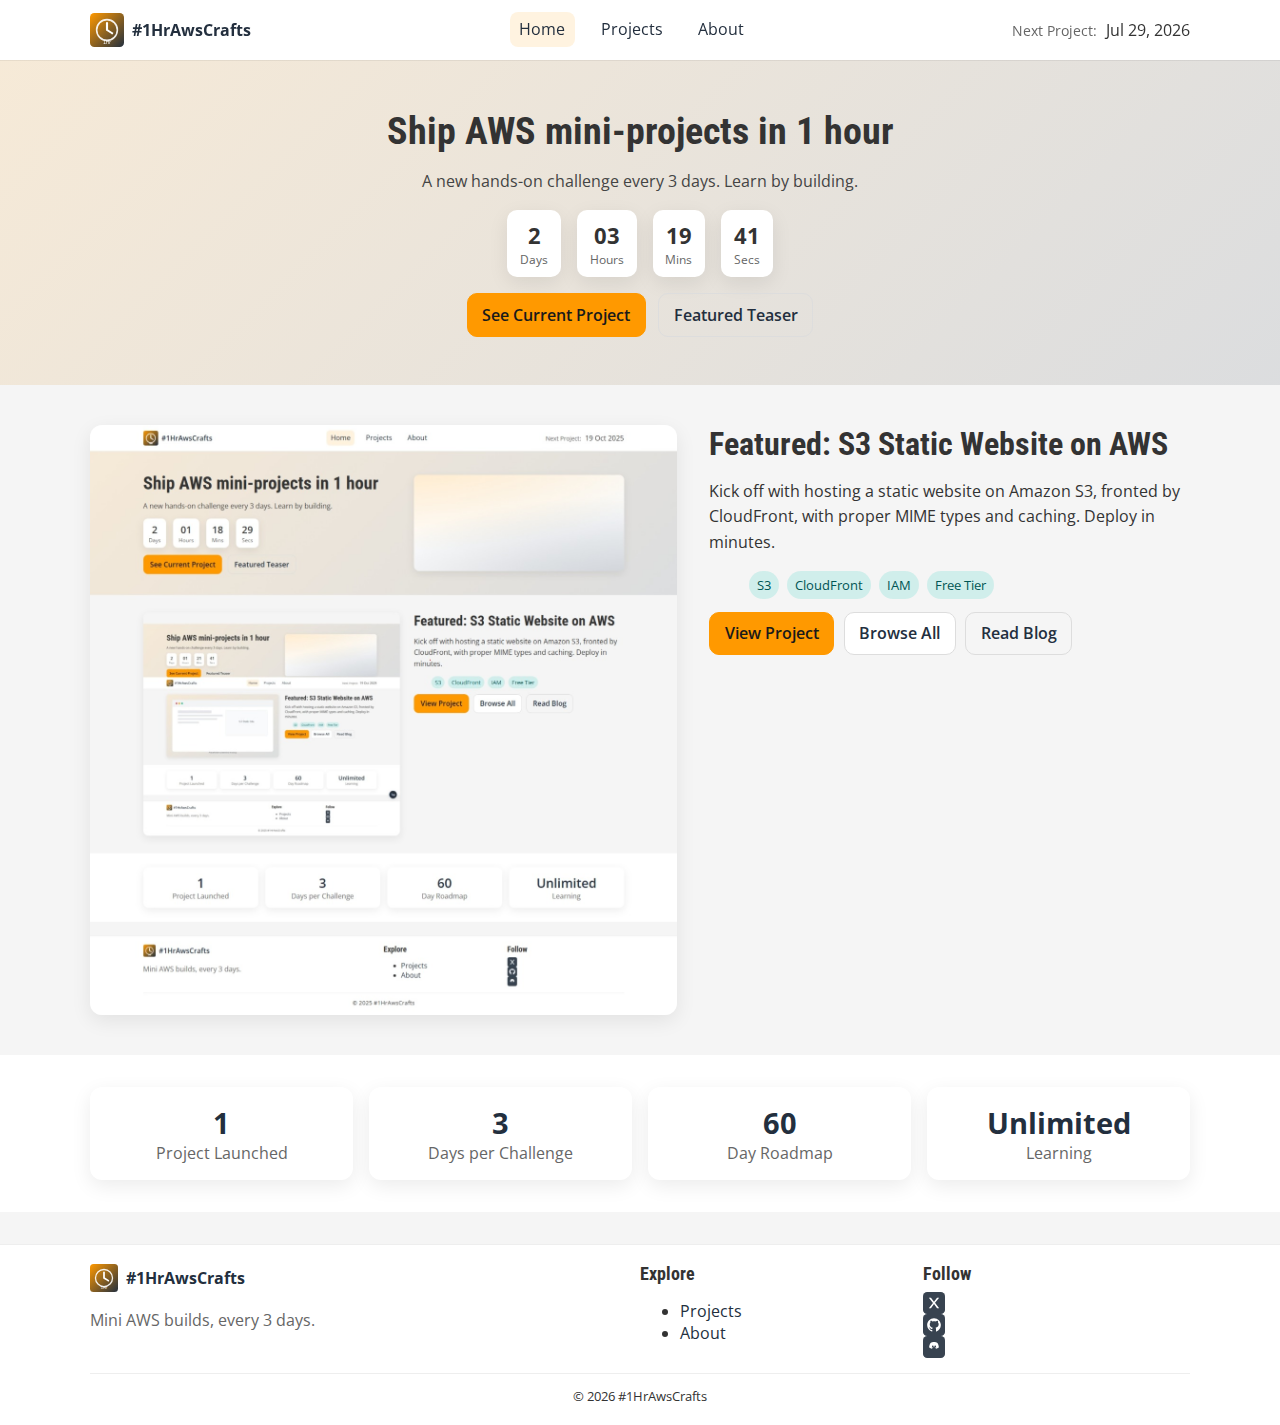
<file: Static website/index.html>
﻿<!DOCTYPE html>
<html lang="en">
<head>
  <meta charset="UTF-8" />
  <meta name="viewport" content="width=device-width, initial-scale=1" />
  <title>#1HrAwsCrafts - Build AWS skills in 1 hour</title>
  <meta name="description" content="#1HrAwsCrafts is a community-driven, one-hour AWS build challenge series. New mini-project every 3 days - join, learn, and ship!" />
  <link rel="canonical" href="index.html" />

  <!-- Open Graph -->
  <meta property="og:title" content="#1HrAwsCrafts - Build AWS skills in 1 hour" />
  <meta property="og:description" content="New one-hour AWS mini-project every 3 days. Learn by shipping." />
  <meta property="og:type" content="website" />
  <meta property="og:url" content="index.html" />
  <meta property="og:image" content="images/social/og-default.svg" />

  <!-- Twitter -->
  <meta name="twitter:card" content="summary_large_image" />
  <meta name="twitter:title" content="#1HrAwsCrafts - Build AWS skills in 1 hour" />
  <meta name="twitter:description" content="New one-hour AWS mini-project every 3 days. Learn by shipping." />
  <meta name="twitter:image" content="images/social/og-default.svg" />

  <link rel="icon" href="favicon.ico" />

  <!-- Fonts -->
  <link rel="preconnect" href="https://fonts.googleapis.com">
  <link rel="preconnect" href="https://fonts.gstatic.com" crossorigin>
  <link href="https://fonts.googleapis.com/css2?family=Open+Sans:wght@400;600&family=Roboto+Condensed:wght@600;700&display=swap" rel="stylesheet">

  <link rel="stylesheet" href="css/styles.css" />
</head>
<body data-page="home">
  <header class="site-header">
    <div class="container nav">
      <a class="logo" href="index.html" aria-label="Home">
        <img src="images/logo.svg" alt="#1HrAwsCrafts logo" />
        <span>#1HrAwsCrafts</span>
      </a>
      <nav class="main-nav" aria-label="Primary">
        <button class="nav-toggle" aria-expanded="false" aria-controls="nav-menu">Menu</button>
        <ul id="nav-menu">
          <li><a class="active" href="index.html">Home</a></li>
          <li><a href="projects.html">Projects</a></li>
          <li><a href="about.html">About</a></li>
        </ul>
      </nav>
      <div class="nav-meta">
        <div class="next-project">
          <span class="label">Next Project:</span>
          <span id="nextProjectDate">Calculating...</span>
        </div>
      </div>
    </div>
  </header>

  <main>
    <!-- Hero -->
    <section class="hero">
      <div class="container hero-inner">
        <div class="hero-content">
          <h1>Ship AWS mini-projects in 1 hour</h1>
          <p class="tagline">A new hands-on challenge every 3 days. Learn by building.</p>
          <div class="countdown" aria-live="polite">
            <div><span id="cd-days">0</span><small>Days</small></div>
            <div><span id="cd-hours">00</span><small>Hours</small></div>
            <div><span id="cd-mins">00</span><small>Mins</small></div>
            <div><span id="cd-secs">00</span><small>Secs</small></div>
          </div>
          <div class="cta-row">
            <a class="btn primary" href="projects.html#current">See Current Project</a>
            <a class="btn ghost" href="#featured">Featured Teaser</a>
          </div>
        </div>
      </div>
    </section>

    <!-- Featured project teaser -->
    <section id="featured" class="featured">
      <div class="container grid-2">
        <div class="feature-media">
          <img src="images/project-screenshots/s3-static-site.jpeg" alt="S3 static website screenshot placeholder" />
        </div>
        <div class="feature-copy">
          <h2>Featured: S3 Static Website on AWS</h2>
          <p>Kick off with hosting a static website on Amazon S3, fronted by CloudFront, with proper MIME types and caching. Deploy in minutes.</p>
          <ul class="chips">
            <li>S3</li><li>CloudFront</li><li>IAM</li><li>Free Tier</li>
          </ul>
          <div class="feature-actions">
            <a class="btn primary" href="projects.html#p1">View Project</a>
            <a class="btn" href="projects.html">Browse All</a>
            <a class="btn ghost" href="blog/s3-static-website.html" target="_blank" rel="noopener">Read Blog</a>
          </div>
        </div>
      </div>
    </section>

    <!-- Stats -->
    <section class="stats">
      <div class="container stats-grid">
        <div class="stat"><span class="num">1</span><span class="label">Project Launched</span></div>
        <div class="stat"><span class="num">3</span><span class="label">Days per Challenge</span></div>
        <div class="stat"><span class="num">60</span><span class="label">Day Roadmap</span></div>
        <div class="stat"><span class="num">Unlimited</span><span class="label">Learning</span></div>
      </div>
    </section>
  </main>

  <footer class="site-footer">
    <div class="container footer-grid">
      <div>
        <a class="logo small" href="index.html"><img src="images/logo.svg" alt="logo" /><span>#1HrAwsCrafts</span></a>
        <p class="muted">Mini AWS builds, every 3 days.</p>
      </div>
      <div>
        <h3>Explore</h3>
        <ul>
          <li><a href="projects.html">Projects</a></li>
          <li><a href="about.html">About</a></li>
        </ul>
      </div>
      <div>
        <h3>Follow</h3>
        <div class="social">
          <a href="#" aria-label="X (Twitter)"><img src="images/social/x.svg" alt="X" /></a>
          <a href="#" aria-label="GitHub"><img src="images/social/github.svg" alt="GitHub" /></a>
          <a href="#" aria-label="Discord"><img src="images/social/discord.svg" alt="Discord" /></a>
        </div>
      </div>
    </div>
    <div class="container tiny">
      <small>&copy; <span id="year"></span> #1HrAwsCrafts</small>
    </div>
  </footer>

  <button id="backToTop" class="back-to-top" aria-label="Back to top">Top</button>

  <script src="js/main.js"></script>
</body>
</html>
</file>
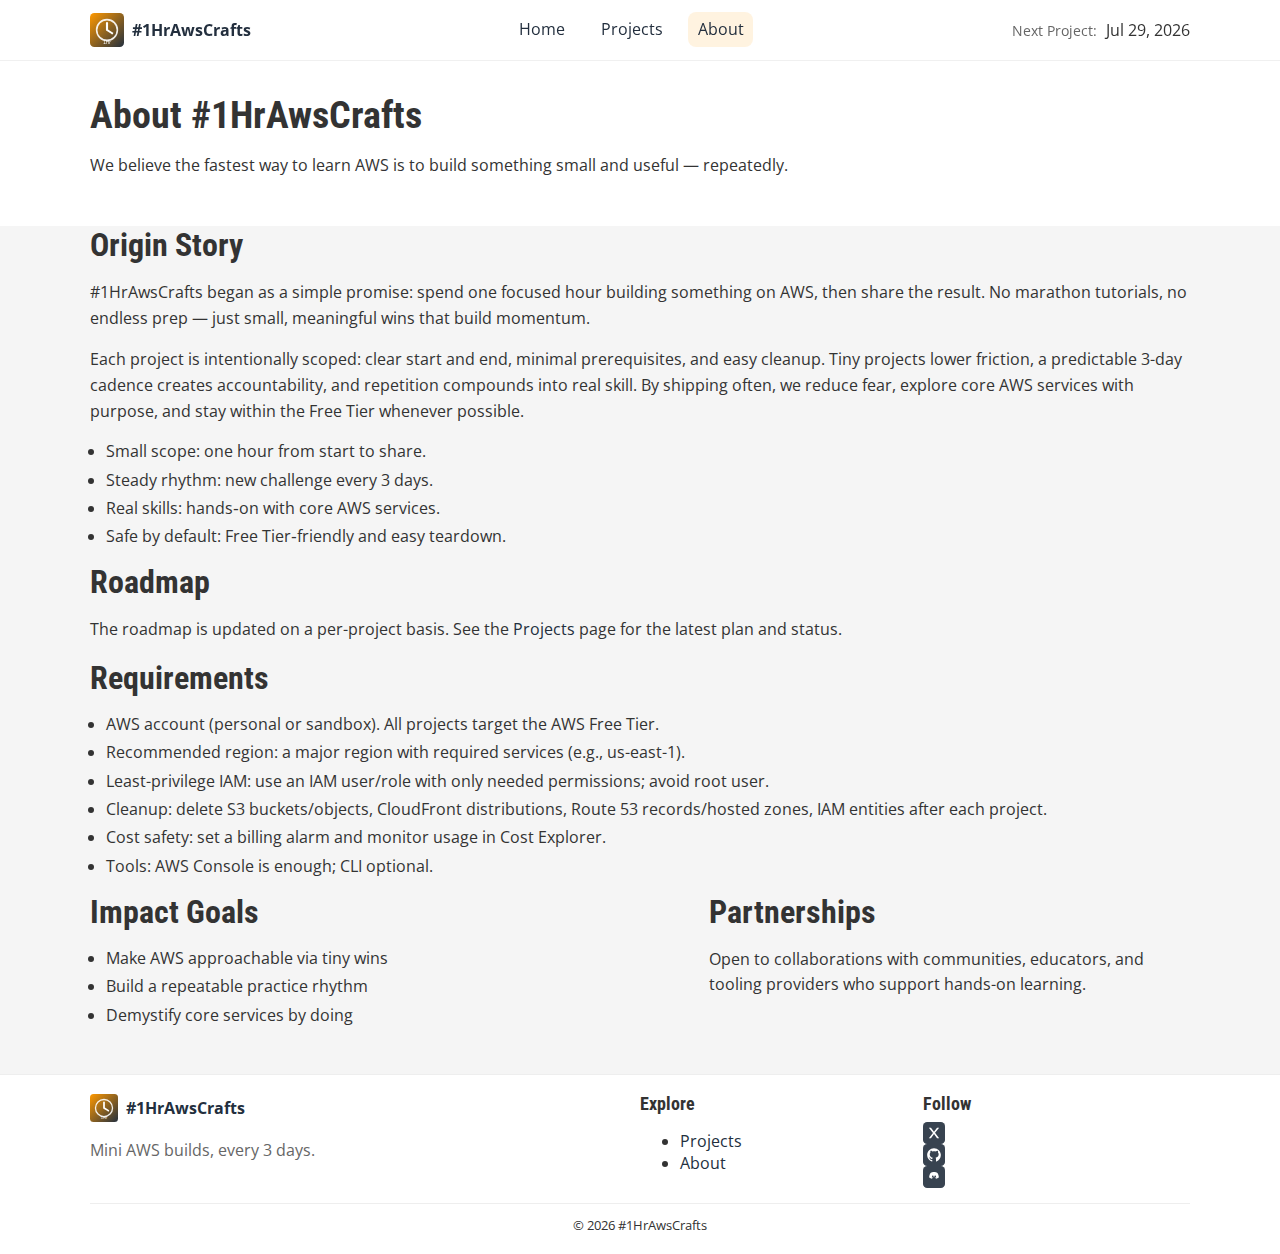
<file: Static website/about.html>
﻿<!DOCTYPE html>
<html lang="en">
<head>
  <meta charset="UTF-8" />
  <meta name="viewport" content="width=device-width, initial-scale=1" />
  <title>About - #1HrAwsCrafts</title>
  <meta name="description" content="The story, mission, and 60-day roadmap behind #1HrAwsCrafts - build AWS skills by shipping one-hour projects." />
  <link rel="canonical" href="about.html" />
  <meta property="og:title" content="About - #1HrAwsCrafts" />
  <meta property="og:description" content="Origin, creator bio, roadmap, and impact goals." />
  <meta property="og:type" content="website" />
  <meta property="og:url" content="about.html" />
  <meta property="og:image" content="images/social/og-default.svg" />
  <meta name="twitter:card" content="summary_large_image" />
  <meta name="twitter:title" content="About - #1HrAwsCrafts" />
  <meta name="twitter:description" content="Origin, creator bio, roadmap, and impact goals." />
  <meta name="twitter:image" content="images/social/og-default.svg" />
  <link rel="icon" href="favicon.ico" />
  <link rel="preconnect" href="https://fonts.googleapis.com">
  <link rel="preconnect" href="https://fonts.gstatic.com" crossorigin>
  <link href="https://fonts.googleapis.com/css2?family=Open+Sans:wght@400;600&family=Roboto+Condensed:wght@600;700&display=swap" rel="stylesheet">
  <link rel="stylesheet" href="css/styles.css" />
</head>
<body data-page="about">
  <header class="site-header">
    <div class="container nav">
      <a class="logo" href="index.html" aria-label="Home">
        <img src="images/logo.svg" alt="#1HrAwsCrafts logo" />
        <span>#1HrAwsCrafts</span>
      </a>
      <nav class="main-nav" aria-label="Primary">
        <button class="nav-toggle" aria-expanded="false" aria-controls="nav-menu">Menu</button>
        <ul id="nav-menu">
          <li><a href="index.html">Home</a></li>
          <li><a href="projects.html">Projects</a></li>
          <li><a class="active" href="about.html">About</a></li>
        </ul>
      </nav>
      <div class="nav-meta">
        <div class="next-project">
          <span class="label">Next Project:</span>
          <span id="nextProjectDate">Calculating...</span>
        </div>
      </div>
    </div>
  </header>

  <main>
    <section class="about-hero">
      <div class="container">
        <h1>About #1HrAwsCrafts</h1>
        <p>We believe the fastest way to learn AWS is to build something small and useful &mdash; repeatedly.</p>
      </div>
    </section>

    <section class="origin">
      <div class="container">
        <h2>Origin Story</h2>
        <p>#1HrAwsCrafts began as a simple promise: spend one focused hour building something on AWS, then share the result. No marathon tutorials, no endless prep — just small, meaningful wins that build momentum.</p>
        <p>Each project is intentionally scoped: clear start and end, minimal prerequisites, and easy cleanup. Tiny projects lower friction, a predictable 3-day cadence creates accountability, and repetition compounds into real skill. By shipping often, we reduce fear, explore core AWS services with purpose, and stay within the Free Tier whenever possible.</p>
        <ul class="checklist">
          <li>Small scope: one hour from start to share.</li>
          <li>Steady rhythm: new challenge every 3 days.</li>
          <li>Real skills: hands‑on with core AWS services.</li>
          <li>Safe by default: Free Tier‑friendly and easy teardown.</li>
        </ul>
      </div>
    </section>

    <section class="roadmap-note">
      <div class="container">
        <h2>Roadmap</h2>
        <p>The roadmap is updated on a per-project basis. See the <a href="projects.html">Projects</a> page for the latest plan and status.</p>
      </div>
    </section>

    <section class="requirements">
      <div class="container">
        <h2>Requirements</h2>
        <ul class="checklist">
          <li>AWS account (personal or sandbox). All projects target the AWS Free Tier.</li>
          <li>Recommended region: a major region with required services (e.g., us-east-1).</li>
          <li>Least-privilege IAM: use an IAM user/role with only needed permissions; avoid root user.</li>
          <li>Cleanup: delete S3 buckets/objects, CloudFront distributions, Route 53 records/hosted zones, IAM entities after each project.</li>
          <li>Cost safety: set a billing alarm and monitor usage in Cost Explorer.</li>
          <li>Tools: AWS Console is enough; CLI optional.</li>
        </ul>
      </div>
    </section>

    

    <section class="impact">
      <div class="container grid-2">
        <div>
          <h2>Impact Goals</h2>
          <ul class="checklist">
            <li>Make AWS approachable via tiny wins</li>
            <li>Build a repeatable practice rhythm</li>
            <li>Demystify core services by doing</li>
          </ul>
        </div>
        <div>
          <h2>Partnerships</h2>
          <p>Open to collaborations with communities, educators, and tooling providers who support hands-on learning.</p>
        </div>
      </div>
    </section>
  </main>

  <footer class="site-footer">
    <div class="container footer-grid">
      <div>
        <a class="logo small" href="index.html"><img src="images/logo.svg" alt="logo" /><span>#1HrAwsCrafts</span></a>
        <p class="muted">Mini AWS builds, every 3 days.</p>
      </div>
      <div>
        <h3>Explore</h3>
        <ul>
          <li><a href="projects.html">Projects</a></li>
          <li><a href="about.html">About</a></li>
        </ul>
      </div>
      <div>
        <h3>Follow</h3>
        <div class="social">
          <a href="#" aria-label="X (Twitter)"><img src="images/social/x.svg" alt="X" /></a>
          <a href="#" aria-label="GitHub"><img src="images/social/github.svg" alt="GitHub" /></a>
          <a href="#" aria-label="Discord"><img src="images/social/discord.svg" alt="Discord" /></a>
        </div>
      </div>
    </div>
    <div class="container tiny">
      <small>&copy; <span id="year"></span> #1HrAwsCrafts</small>
    </div>
  </footer>

  <button id="backToTop" class="back-to-top" aria-label="Back to top">Top</button>
  <script src="js/main.js"></script>
</body>
</html>
</file>
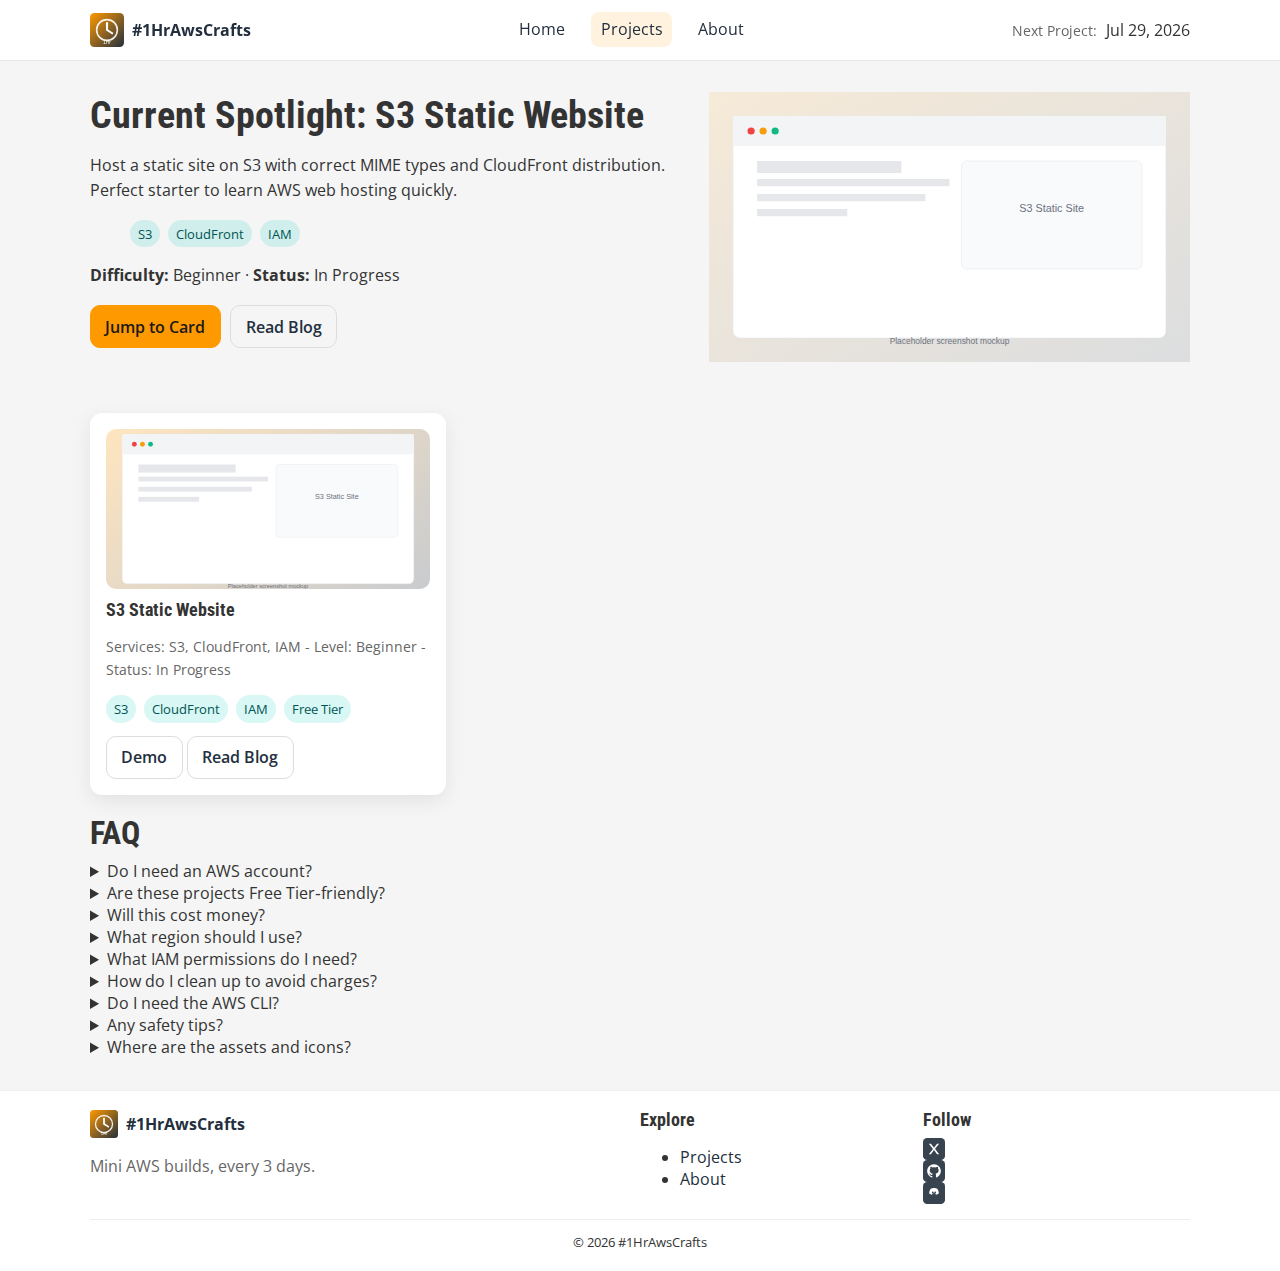
<file: Static website/projects.html>
﻿<!DOCTYPE html>
<html lang="en">
<head>
  <meta charset="UTF-8" />
  <meta name="viewport" content="width=device-width, initial-scale=1" />
  <title>Projects - #1HrAwsCrafts</title>
  <meta name="description" content="Browse the #1HrAwsCrafts roadmap. Filter by AWS service, difficulty, and status. New one-hour project every 3 days." />
  <link rel="canonical" href="projects.html" />
  <meta property="og:title" content="Projects - #1HrAwsCrafts" />
  <meta property="og:description" content="Filterable roadmap of 20+ one-hour AWS mini-projects." />
  <meta property="og:type" content="website" />
  <meta property="og:url" content="projects.html" />
  <meta property="og:image" content="images/social/og-default.svg" />
  <meta name="twitter:card" content="summary_large_image" />
  <meta name="twitter:title" content="Projects - #1HrAwsCrafts" />
  <meta name="twitter:description" content="Filterable roadmap of one-hour AWS mini-projects." />
  <meta name="twitter:image" content="images/social/og-default.svg" />
  <link rel="icon" href="favicon.ico" />
  <link rel="preconnect" href="https://fonts.googleapis.com">
  <link rel="preconnect" href="https://fonts.gstatic.com" crossorigin>
  <link href="https://fonts.googleapis.com/css2?family=Open+Sans:wght@400;600&family=Roboto+Condensed:wght@600;700&display=swap" rel="stylesheet">
  <link rel="stylesheet" href="css/styles.css" />
</head>
<body data-page="projects">
  <header class="site-header">
    <div class="container nav">
      <a class="logo" href="index.html" aria-label="Home">
        <img src="images/logo.svg" alt="#1HrAwsCrafts logo" />
        <span>#1HrAwsCrafts</span>
      </a>
      <nav class="main-nav" aria-label="Primary">
        <button class="nav-toggle" aria-expanded="false" aria-controls="nav-menu">Menu</button>
        <ul id="nav-menu">
          <li><a href="index.html">Home</a></li>
          <li><a class="active" href="projects.html">Projects</a></li>
          <li><a href="about.html">About</a></li>
        </ul>
      </nav>
      <div class="nav-meta">
        <div class="next-project">
          <span class="label">Next Project:</span>
          <span id="nextProjectDate">Calculating...</span>
        </div>
      </div>
    </div>
  </header>

  <main>
    <section id="current" class="spotlight">
      <div class="container grid-2">
        <div>
          <h1>Current Spotlight: S3 Static Website</h1>
          <p>Host a static site on S3 with correct MIME types and CloudFront distribution. Perfect starter to learn AWS web hosting quickly.</p>
          <ul class="chips"><li>S3</li><li>CloudFront</li><li>IAM</li></ul>
          <p><strong>Difficulty:</strong> Beginner &middot; <strong>Status:</strong> In Progress</p>
          <div class="feature-actions">
            <a class="btn primary" href="#p1">Jump to Card</a>
            <a class="btn ghost" href="blog/s3-static-website.html" target="_blank" rel="noopener">Read Blog</a>
          </div>
        </div>
        <div>
          <img src="images/project-screenshots/s3-static-site.svg" alt="S3 static site" />
        </div>
      </div>
    </section>

    

    <section class="roadmap">
      <div class="container cards-grid" id="projectsGrid">
        <!-- 20 project cards -->
        <article id="p1" class="card project" data-services="S3 CloudFront IAM" data-level="Beginner" data-status="In Progress">
          <img src="images/project-screenshots/s3-static-site.svg" alt="S3 static site" />
          <h3>S3 Static Website</h3>
          <p class="meta">Services: S3, CloudFront, IAM - Level: Beginner - Status: In Progress</p>
          <div class="chips"><span>S3</span><span>CloudFront</span><span>IAM</span><span>Free Tier</span></div>
          <div class="actions"><a class="btn" href="#">Demo</a> <a class="btn ghost" href="blog/s3-static-website.html" target="_blank" rel="noopener">Read Blog</a></div>
        </article>

        <!-- Additional placeholder cards p9..p20 -->
        </div>
    </section>

    <section class="faq" id="faq">
      <div class="container">
        <h2>FAQ</h2>
        <details>
          <summary>Do I need an AWS account?</summary>
          <p>Yes. You’ll need a personal AWS account. All projects are designed to run on the AWS Free Tier. New accounts receive 12 months of Free Tier offers plus some Always Free services.</p>
        </details>
        <details>
          <summary>Are these projects Free Tier‑friendly?</summary>
          <p>Yes. Each project is scoped to fit the Free Tier. We choose services and configurations that avoid extra cost where possible. Always double‑check pricing pages and your usage.</p>
        </details>
        <details>
          <summary>Will this cost money?</summary>
          <p>It should not, if you remain within Free Tier limits and clean up promptly. Some services (e.g., data transfer, public CloudFront traffic) can incur charges depending on usage. Set a billing alarm and monitor the Cost Explorer.</p>
        </details>
        <details>
          <summary>What region should I use?</summary>
          <p>Use a region close to you that supports the required services (e.g., us-east-1). Pricing and Free Tier applicability can vary slightly by region.</p>
        </details>
        <details>
          <summary>What IAM permissions do I need?</summary>
          <p>Use least‑privilege. For learning, an administrative sandbox account or an IAM user with the specific service permissions (S3, CloudFront, Route 53, IAM) is sufficient. Avoid using root credentials.</p>
        </details>
        <details>
          <summary>How do I clean up to avoid charges?</summary>
          <p>Delete created resources when done: S3 buckets/objects, CloudFront distributions, Route 53 records/hosted zones, IAM users/roles/policies. Wait for CloudFront distribution deletion to complete.</p>
        </details>
        <details>
          <summary>Do I need the AWS CLI?</summary>
          <p>No. You can complete projects via the AWS Console. The AWS CLI is optional and useful for automation.</p>
        </details>
        <details>
          <summary>Any safety tips?</summary>
          <p>Enable a billing alarm, avoid public write permissions, don’t expose secrets, and keep buckets private unless explicitly hosting static content.</p>
        </details>
        <details>
          <summary>Where are the assets and icons?</summary>
          <p>Starter assets live under <code>images/</code>. Replace them with your own as needed.</p>
        </details>
      </div>
    </section>
  </main>

  <footer class="site-footer">
    <div class="container footer-grid">
      <div>
        <a class="logo small" href="index.html"><img src="images/logo.svg" alt="logo" /><span>#1HrAwsCrafts</span></a>
        <p class="muted">Mini AWS builds, every 3 days.</p>
      </div>
      <div>
        <h3>Explore</h3>
        <ul>
          <li><a href="projects.html">Projects</a></li>
          <li><a href="about.html">About</a></li>
        </ul>
      </div>
      <div>
        <h3>Follow</h3>
        <div class="social">
          <a href="#" aria-label="X (Twitter)"><img src="images/social/x.svg" alt="X" /></a>
          <a href="#" aria-label="GitHub"><img src="images/social/github.svg" alt="GitHub" /></a>
          <a href="#" aria-label="Discord"><img src="images/social/discord.svg" alt="Discord" /></a>
        </div>
      </div>
    </div>
    <div class="container tiny">
      <small>&copy; <span id="year"></span> #1HrAwsCrafts</small>
    </div>
  </footer>

  <button id="backToTop" class="back-to-top" aria-label="Back to top">Top</button>
  <script src="js/main.js"></script>
</body>
</html>
</file>
<file: Static website/css/styles.css>
/* Theme */
:root{
  --primary:#FF9900; /* orange */
  --secondary:#232F3E; /* blue */
  --accent:#00C7B7; /* teal */
  --bg:#F5F5F5;
  --text:#333333;
  --muted:#666;
  --card:#fff;
  --radius:12px;
  --shadow:0 6px 20px rgba(0,0,0,.08);
}
*{box-sizing:border-box}
html,body{height:100%}
body{
  margin:0; font-family:"Open Sans",system-ui,-apple-system,Segoe UI,Roboto,Arial,sans-serif;
  color:var(--text); background:var(--bg);
}
h1,h2,h3{font-family:"Roboto Condensed",Arial,Helvetica,sans-serif; margin:0 0 .5rem}
h1{font-size:clamp(1.8rem,3vw,2.6rem)}
h2{font-size:clamp(1.4rem,2.5vw,2rem)}
h3{font-size:1.1rem}
p{line-height:1.6}
a{color:var(--secondary); text-decoration:none}
a:hover{color:var(--primary)}
img{max-width:100%; display:block}

/* Layout */
.container{width:min(1100px, 92%); margin-inline:auto}
.grid-2{display:grid; grid-template-columns:1fr; gap:2rem}
@media(min-width:900px){.grid-2{grid-template-columns:1.1fr .9fr}}

/* Header */
.site-header{position:sticky; top:0; z-index:20; background:#fff; box-shadow:0 1px 0 rgba(0,0,0,.06)}
.nav{display:flex; align-items:center; justify-content:space-between; gap:1rem; padding:.8rem 0}
.logo{display:flex; align-items:center; gap:.5rem; font-weight:700; color:var(--secondary)}
.logo img{width:34px; height:34px}
.main-nav ul{list-style:none; display:flex; gap:1rem; margin:0; padding:0}
.main-nav a{padding:.4rem .6rem; border-radius:8px}
.main-nav a.active{background:rgba(255,153,0,.12); color:var(--secondary)}
.nav-meta{display:flex; align-items:center; gap:1rem}
.next-project .label{color:var(--muted); font-size:.85rem; margin-right:.3rem}
.social img{width:22px; height:22px; opacity:.9}
.social a:hover img{opacity:1}
.nav-toggle{display:none; background:none; border:1px solid #ddd; padding:.3rem .5rem; border-radius:8px}

@media(max-width:800px){
  .main-nav ul{display:none}
  .main-nav.open ul{display:flex; position:absolute; top:60px; right:4%; background:#fff; padding:.6rem; border-radius:10px; box-shadow:var(--shadow); flex-direction:column}
  .nav-toggle{display:inline-block}
}

/* Hero */
.hero{background:linear-gradient(135deg, rgba(255,153,0,.12), rgba(35,47,62,.12));}
.hero-inner{display:grid; grid-template-columns:1fr; gap:2rem; padding:3rem 0; justify-items:center}
/* Keep single-column hero and center content on all screens */
.hero-content{text-align:center;}
.tagline{color:#444; max-width:60ch; margin-inline:auto}
.countdown{display:flex; gap:1rem; margin:1rem 0; justify-content:center}
.cta-row{display:flex; gap:.8rem; flex-wrap:wrap; justify-content:center}
.hero-art{min-height:220px; border-radius:var(--radius); background:
  radial-gradient(1200px 400px at -10% -30%, rgba(255,153,0,.25), transparent 60%),
  radial-gradient(1200px 400px at 110% 130%, rgba(35,47,62,.25), transparent 60%),
  linear-gradient(135deg, #fff, #f9fbfd);
  box-shadow:var(--shadow);
}
.tagline{color:#444; max-width:60ch}
.countdown div{background:#fff; padding:.6rem .8rem; border-radius:10px; box-shadow:var(--shadow); text-align:center}
.countdown span{font-size:1.4rem; font-weight:700}
.countdown small{display:block; font-size:.75rem; color:var(--muted)}
.cta-row{display:flex; gap:.8rem; flex-wrap:wrap}

/* Buttons */
.btn{display:inline-block; padding:.6rem .9rem; border-radius:10px; border:1px solid #ddd; color:var(--secondary); background:#fff; font-weight:600}
.btn:hover{border-color:var(--secondary)}
.btn.primary{background:var(--primary); color:#1a1a1a; border-color:var(--primary)}
.btn.primary:hover{filter:brightness(0.95)}
.btn.ghost{background:transparent}
.btn.disabled{opacity:.55; pointer-events:none}

/* Featured */
.featured{padding:2.5rem 0}
.chips{display:flex; gap:.5rem; flex-wrap:wrap; margin:.8rem 0}
.chips li, .chips span{list-style:none; background:rgba(0,199,183,.15); color:#055; padding:.3rem .5rem; border-radius:999px; font-size:.8rem}
.feature-actions{display:flex; gap:.6rem}
.feature-media img{border-radius:var(--radius); box-shadow:var(--shadow)}

/* Stats */
.stats{padding:2rem 0; background:#fff}
.stats-grid{display:grid; grid-template-columns:repeat(2,1fr); gap:1rem}
@media(min-width:700px){.stats-grid{grid-template-columns:repeat(4,1fr)}}
.stat{background:var(--card); border-radius:var(--radius); padding:1rem; text-align:center; box-shadow:var(--shadow)}
.stat .num{font-size:1.8rem; font-weight:700; color:var(--secondary)}
.stat .label{display:block; color:var(--muted)}

/* Social Proof */
.social-proof{padding:2rem 0}
.cards{display:grid; grid-template-columns:1fr; gap:1rem}
@media(min-width:800px){.cards{grid-template-columns:repeat(3,1fr)}}
.card{background:#fff; border-radius:var(--radius); padding:1rem; box-shadow:var(--shadow)}
.post .post-meta{color:var(--muted); font-size:.85rem; margin-bottom:.4rem}

/* Spotlight & Filters */
.spotlight{padding:2rem 0}
.filters{position:sticky; top:58px; z-index:10; background:linear-gradient(#fff,#fff); border-top:1px solid #eee; border-bottom:1px solid #eee}
.filters .filters-row{display:flex; gap:1rem; padding:.8rem 0; align-items:center; flex-wrap:wrap}
.chip{border:1px solid #ddd; padding:.35rem .6rem; border-radius:999px; background:#fff; cursor:pointer}
.chip.active{background:var(--accent); color:#003937; border-color:var(--accent)}
.selects{display:flex; gap:.6rem; align-items:center}
.selects label{display:flex; flex-direction:column; font-size:.85rem; color:var(--muted)}
.selects select{padding:.4rem .5rem; border-radius:8px; border:1px solid #ddd; background:#fff}

/* Roadmap Cards */
.cards-grid{display:grid; grid-template-columns:1fr; gap:1rem; padding:1.2rem 0}
@media(min-width:700px){.cards-grid{grid-template-columns:repeat(2,1fr)}}
@media(min-width:1000px){.cards-grid{grid-template-columns:repeat(3,1fr)}}
.project img, .placeholder-thumb{width:100%; height:160px; object-fit:cover; border-radius:10px; background:linear-gradient(135deg, rgba(255,153,0,.15), rgba(35,47,62,.15)); display:flex; align-items:center; justify-content:center; color:#333; font-weight:700}
.project h3{margin-top:.7rem}
.project .meta{color:var(--muted); font-size:.9rem}
.project .actions{margin-top:.6rem}

/* About */
.about-hero{padding:2rem 0; background:#fff}
.bio{display:flex; align-items:center; gap:1rem}
.avatar{width:64px; height:64px; border-radius:50%; background:linear-gradient(135deg, rgba(0,199,183,.2), rgba(255,153,0,.15))}
.table{display:grid; gap:.4rem; margin-top:1rem}
.row{display:grid; grid-template-columns:100px 1fr 1fr; gap:.6rem; background:#fff; padding:.6rem .8rem; border-radius:8px; box-shadow:var(--shadow)}
.row.head{font-weight:700; background:#f0f3f7}
.service-icons{display:grid; grid-template-columns:repeat(3,1fr); gap:1rem}
.svc{display:flex; align-items:center; gap:.5rem; background:#fff; padding:.6rem .8rem; border-radius:10px; box-shadow:var(--shadow)}
.svc img{width:28px; height:28px}
.checklist{padding-left:1rem}
.checklist li{margin:.4rem 0}

/* Footer */
.site-footer{margin-top:2rem; padding:1.2rem 0; background:#fff; border-top:1px solid #eee}
.footer-grid{display:grid; grid-template-columns:1fr; gap:1rem}
@media(min-width:800px){.footer-grid{grid-template-columns:2fr 1fr 1fr}}
.logo.small img{width:28px; height:28px}
.muted{color:var(--muted)}
.tiny{border-top:1px solid #eee; margin-top:.8rem; padding-top:.6rem; text-align:center}

/* Back to top */
.back-to-top{position:fixed; right:1rem; bottom:1rem; width:40px; height:40px; border-radius:999px; border:none; background:var(--secondary); color:#fff; display:none; align-items:center; justify-content:center; box-shadow:var(--shadow)}
.back-to-top.show{display:flex}
</file>
